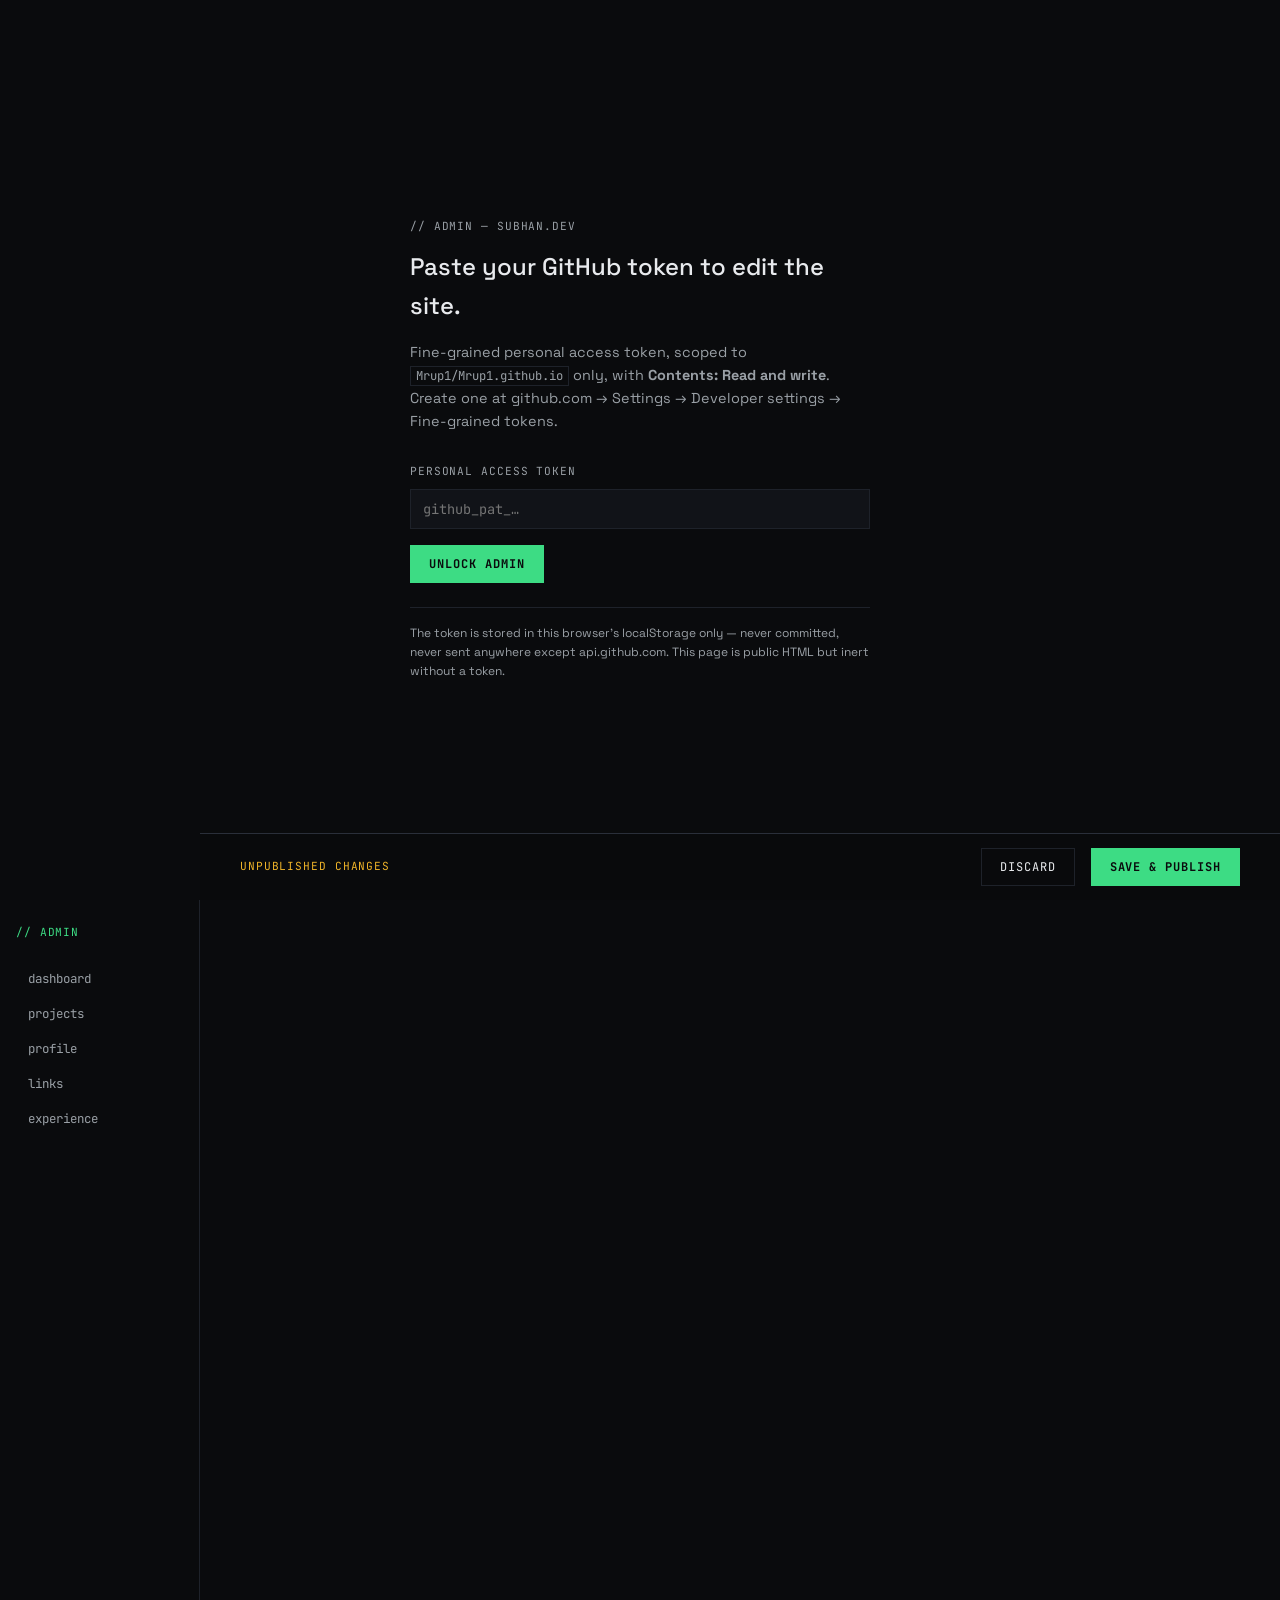
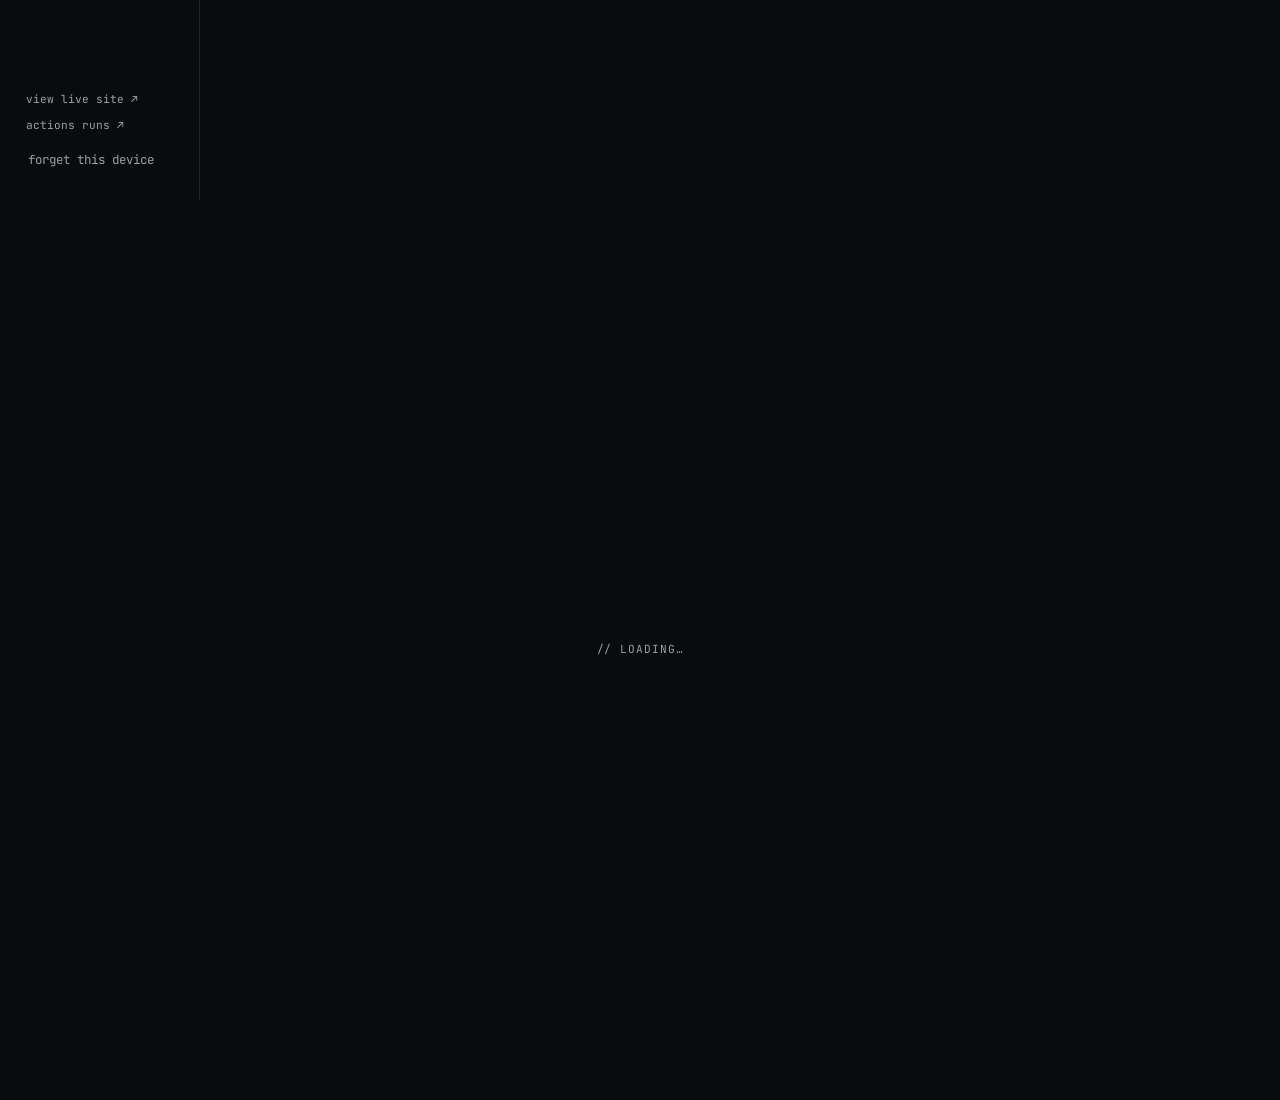
<file: admin/index.html>
<!DOCTYPE html>
<html lang="en">
<head>
  <meta charset="utf-8">
  <meta name="viewport" content="width=device-width, initial-scale=1">
  <meta name="robots" content="noindex, nofollow">
  <title>admin — subhan.dev</title>
  <meta name="color-scheme" content="dark">
  <link rel="icon" type="image/svg+xml" href="../static/favicon.svg">
  <link rel="preconnect" href="https://fonts.googleapis.com">
  <link rel="preconnect" href="https://fonts.gstatic.com" crossorigin>
  <link href="https://fonts.googleapis.com/css2?family=Space+Grotesk:wght@400;500;700&family=JetBrains+Mono:wght@400&display=swap" rel="stylesheet">
  <link rel="stylesheet" href="admin.css">
</head>
<body>

<!-- ── auth screen ─────────────────────────────────────────── -->
<div id="auth" class="auth" hidden>
  <div class="auth-box">
    <p class="label">// ADMIN — SUBHAN.DEV</p>
    <h1>Paste your GitHub token to edit the site.</h1>
    <p class="hint">
      Fine-grained personal access token, scoped to <code>Mrup1/Mrup1.github.io</code> only,
      with <strong>Contents: Read and write</strong>. Create one at
      github.com → Settings → Developer settings → Fine-grained tokens.
    </p>
    <form id="auth-form">
      <label class="label" for="token">personal access token</label>
      <input id="token" name="token" type="password" autocomplete="off" spellcheck="false"
             placeholder="github_pat_…" required>
      <button type="submit" class="btn btn-primary" id="auth-submit">unlock admin</button>
    </form>
    <p class="error" id="auth-error" role="alert" hidden></p>
    <p class="footnote">
      The token is stored in this browser's localStorage only — never committed, never sent
      anywhere except api.github.com. This page is public HTML but inert without a token.
    </p>
  </div>
</div>

<!-- ── app shell ───────────────────────────────────────────── -->
<div id="app" class="app" hidden>
  <aside class="rail">
    <p class="label rail-mark">// ADMIN</p>
    <nav aria-label="Admin sections">
      <button class="rail-link" data-view="dashboard">dashboard</button>
      <button class="rail-link" data-view="projects">projects</button>
      <button class="rail-link" data-view="profile">profile</button>
      <button class="rail-link" data-view="links">links</button>
      <button class="rail-link" data-view="experience">experience</button>
    </nav>
    <div class="rail-foot">
      <a class="rail-ext" id="live-link" href="/" target="_blank" rel="noopener">view live site ↗</a>
      <a class="rail-ext" id="actions-link" href="#" target="_blank" rel="noopener">actions runs ↗</a>
      <button class="rail-link danger" id="forget">forget this device</button>
    </div>
  </aside>

  <main class="panel">
    <div id="banner" class="banner" hidden></div>
    <div id="view" aria-live="polite"></div>
    <div class="publishbar" id="publishbar" hidden>
      <span id="dirty-note" class="label">unpublished changes</span>
      <button class="btn btn-ghost" id="discard">discard</button>
      <button class="btn btn-primary" id="publish">save &amp; publish</button>
    </div>
  </main>
</div>

<div id="loading" class="auth"><p class="label">// loading…</p></div>

<script src="admin.js"></script>
</body>
</html>
</file>
<file: admin/admin.css>
/* admin — same language as the public site, utilitarian cut */

:root {
  --bg: #0A0B0D;
  --surface: #111318;
  --border: #1E222A;
  --border-hot: #2A2F3A;
  --text: #E8EAED;
  --text-2: #9AA0A6;
  --accent: #3DDC84;
  --amber: #F0B429;
  --red: #E5534B;
  --sans: "Space Grotesk", system-ui, sans-serif;
  --mono: "JetBrains Mono", ui-monospace, Menlo, monospace;
}

* { box-sizing: border-box; margin: 0; padding: 0; }

body {
  background: var(--bg);
  color: var(--text);
  font-family: var(--sans);
  line-height: 1.6;
  -webkit-font-smoothing: antialiased;
}

.label {
  font-family: var(--mono);
  font-size: 0.7rem;
  text-transform: uppercase;
  letter-spacing: 0.08em;
  color: var(--text-2);
}

code { font-family: var(--mono); font-size: 0.85em; border: 1px solid var(--border); padding: 1px 5px; }
a { color: var(--accent); text-decoration: none; }
a:hover { text-decoration: underline; }

:focus-visible { outline: 1px solid var(--accent); outline-offset: 2px; }

/* ── auth ── */
.auth {
  min-height: 100vh;
  display: grid;
  place-items: center;
  padding: 24px;
}
.auth-box { max-width: 460px; width: 100%; }
.auth-box h1 { font-size: 1.5rem; font-weight: 500; margin: 12px 0 16px; }
.hint { color: var(--text-2); font-size: 0.9rem; margin-bottom: 24px; }
.footnote { color: var(--text-2); font-size: 0.75rem; margin-top: 24px; border-top: 1px solid var(--border); padding-top: 16px; }

input, textarea, select {
  width: 100%;
  background: var(--surface);
  border: 1px solid var(--border);
  color: var(--text);
  font-family: var(--mono);
  font-size: 0.85rem;
  padding: 10px 12px;
  margin: 6px 0 16px;
}
textarea { min-height: 140px; resize: vertical; line-height: 1.6; }
textarea.tall { min-height: 220px; }
input:focus, textarea:focus, select:focus { border-color: var(--accent); outline: none; }
input[type="checkbox"] { width: auto; margin: 0 8px 0 0; accent-color: var(--accent); }
input[type="file"] { padding: 8px; font-size: 0.75rem; }

.btn {
  font-family: var(--mono);
  font-size: 0.75rem;
  text-transform: uppercase;
  letter-spacing: 0.08em;
  padding: 10px 18px;
  cursor: pointer;
  border: 1px solid var(--border);
  background: var(--surface);
  color: var(--text);
  transition: border-color 120ms ease, color 120ms ease;
}
.btn:hover { border-color: var(--accent); color: var(--accent); }
.btn-primary { background: var(--accent); border-color: var(--accent); color: var(--bg); font-weight: 700; }
.btn-primary:hover { background: #35c476; color: var(--bg); }
.btn-primary:disabled, .btn:disabled { opacity: 0.5; cursor: wait; }
.btn-ghost { background: none; }
.btn-sm { padding: 4px 10px; font-size: 0.68rem; }
.btn-danger:hover { border-color: var(--red); color: var(--red); }

.error { color: var(--red); font-size: 0.85rem; margin-top: 12px; font-family: var(--mono); }

/* ── shell ── */
.app { display: grid; grid-template-columns: 200px 1fr; min-height: 100vh; }

.rail {
  border-right: 1px solid var(--border);
  padding: 24px 16px;
  display: flex;
  flex-direction: column;
  gap: 4px;
  position: sticky;
  top: 0;
  height: 100vh;
}
.rail-mark { margin-bottom: 16px; color: var(--accent); }
.rail nav { display: flex; flex-direction: column; gap: 2px; }

.rail-link {
  font-family: var(--mono);
  font-size: 0.78rem;
  text-align: left;
  background: none;
  border: none;
  border-left: 2px solid transparent;
  color: var(--text-2);
  padding: 8px 10px;
  cursor: pointer;
}
.rail-link:hover { color: var(--text); }
.rail-link.active { color: var(--accent); border-left-color: var(--accent); background: var(--surface); }
.rail-link.danger:hover { color: var(--red); }

.rail-foot { margin-top: auto; display: flex; flex-direction: column; gap: 8px; }
.rail-ext { font-family: var(--mono); font-size: 0.7rem; color: var(--text-2); padding: 0 10px; }
.rail-ext:hover { color: var(--accent); text-decoration: none; }

.panel { padding: 32px 40px 120px; max-width: 860px; }

h2 { font-size: 1.4rem; font-weight: 500; margin-bottom: 8px; }
.view-sub { color: var(--text-2); font-size: 0.88rem; margin-bottom: 28px; }

/* ── banner ── */
.banner {
  font-family: var(--mono);
  font-size: 0.8rem;
  border: 1px solid var(--accent);
  color: var(--accent);
  padding: 12px 16px;
  margin-bottom: 24px;
}
.banner.warn { border-color: var(--amber); color: var(--amber); }
.banner.bad { border-color: var(--red); color: var(--red); }
.banner a { text-decoration: underline; }

/* ── publish bar ── */
.publishbar {
  position: fixed;
  bottom: 0;
  left: 200px;
  right: 0;
  display: flex;
  align-items: center;
  justify-content: flex-end;
  gap: 16px;
  padding: 14px 40px;
  background: rgba(10, 11, 13, 0.95);
  border-top: 1px solid var(--border-hot);
  z-index: 5;
}
#dirty-note { color: var(--amber); margin-right: auto; }

/* ── lists (projects / links / experience) ── */
.rows { display: flex; flex-direction: column; gap: 10px; margin-bottom: 24px; }

.row {
  display: flex;
  align-items: center;
  gap: 12px;
  background: var(--surface);
  border: 1px solid var(--border);
  border-left: 2px solid var(--accent);
  padding: 12px 16px;
}
.row.unpub { border-left-color: var(--border-hot); opacity: 0.65; }
.row-main { flex: 1; min-width: 0; }
.row-title { font-size: 0.95rem; font-weight: 500; overflow: hidden; text-overflow: ellipsis; white-space: nowrap; }
.row-sub { font-family: var(--mono); font-size: 0.68rem; color: var(--text-2); text-transform: uppercase; letter-spacing: 0.06em; }
.row-actions { display: flex; gap: 6px; flex-shrink: 0; }

/* ── forms ── */
.form { background: var(--surface); border: 1px solid var(--border); padding: 24px; margin-bottom: 24px; }
.form-grid { display: grid; grid-template-columns: 1fr 1fr; gap: 0 20px; }
.form-grid .full { grid-column: 1 / -1; }
.check { display: flex; align-items: center; font-size: 0.85rem; margin: 8px 0 16px; }
.form-actions { display: flex; gap: 12px; margin-top: 8px; }

.mono-preview {
  border: 1px dashed var(--border-hot);
  padding: 16px;
  font-size: 0.88rem;
  color: var(--text-2);
  margin-bottom: 16px;
}
.mono-preview strong { color: var(--text); }
.mono-preview p { margin-bottom: 10px; }
.mono-preview p:last-child { margin-bottom: 0; }

/* ── dashboard ── */
.stats { display: grid; grid-template-columns: repeat(auto-fit, minmax(150px, 1fr)); gap: 12px; margin-bottom: 24px; }
.stat { background: var(--surface); border: 1px solid var(--border); padding: 16px; }
.stat b { display: block; font-size: 1.6rem; font-weight: 500; color: var(--accent); }
.stat span { font-family: var(--mono); font-size: 0.68rem; text-transform: uppercase; letter-spacing: 0.08em; color: var(--text-2); }

/* ── media previews ── */
.img-preview {
  width: 140px;
  height: 140px;
  object-fit: cover;
  border: 1px solid var(--border);
  display: block;
  margin-bottom: 12px;
}
.img-placeholder {
  width: 140px; height: 140px;
  display: grid; place-items: center;
  border: 1px solid var(--border);
  background: var(--bg);
  font-family: var(--mono);
  color: var(--text-2);
  margin-bottom: 12px;
}
.file-note { font-family: var(--mono); font-size: 0.72rem; color: var(--text-2); margin: -8px 0 16px; }

@media (max-width: 760px) {
  .app { grid-template-columns: 1fr; }
  .rail { position: static; height: auto; flex-direction: row; flex-wrap: wrap; align-items: center; border-right: none; border-bottom: 1px solid var(--border); }
  .rail nav { flex-direction: row; flex-wrap: wrap; }
  .rail-foot { margin-top: 0; flex-direction: row; align-items: center; }
  .panel { padding: 24px 16px 140px; }
  .publishbar { left: 0; padding: 12px 16px; flex-wrap: wrap; }
  .form-grid { grid-template-columns: 1fr; }
}

@media (prefers-reduced-motion: reduce) {
  *, *::before, *::after { transition-duration: 0.01ms !important; animation-duration: 0.01ms !important; }
}
</file>
